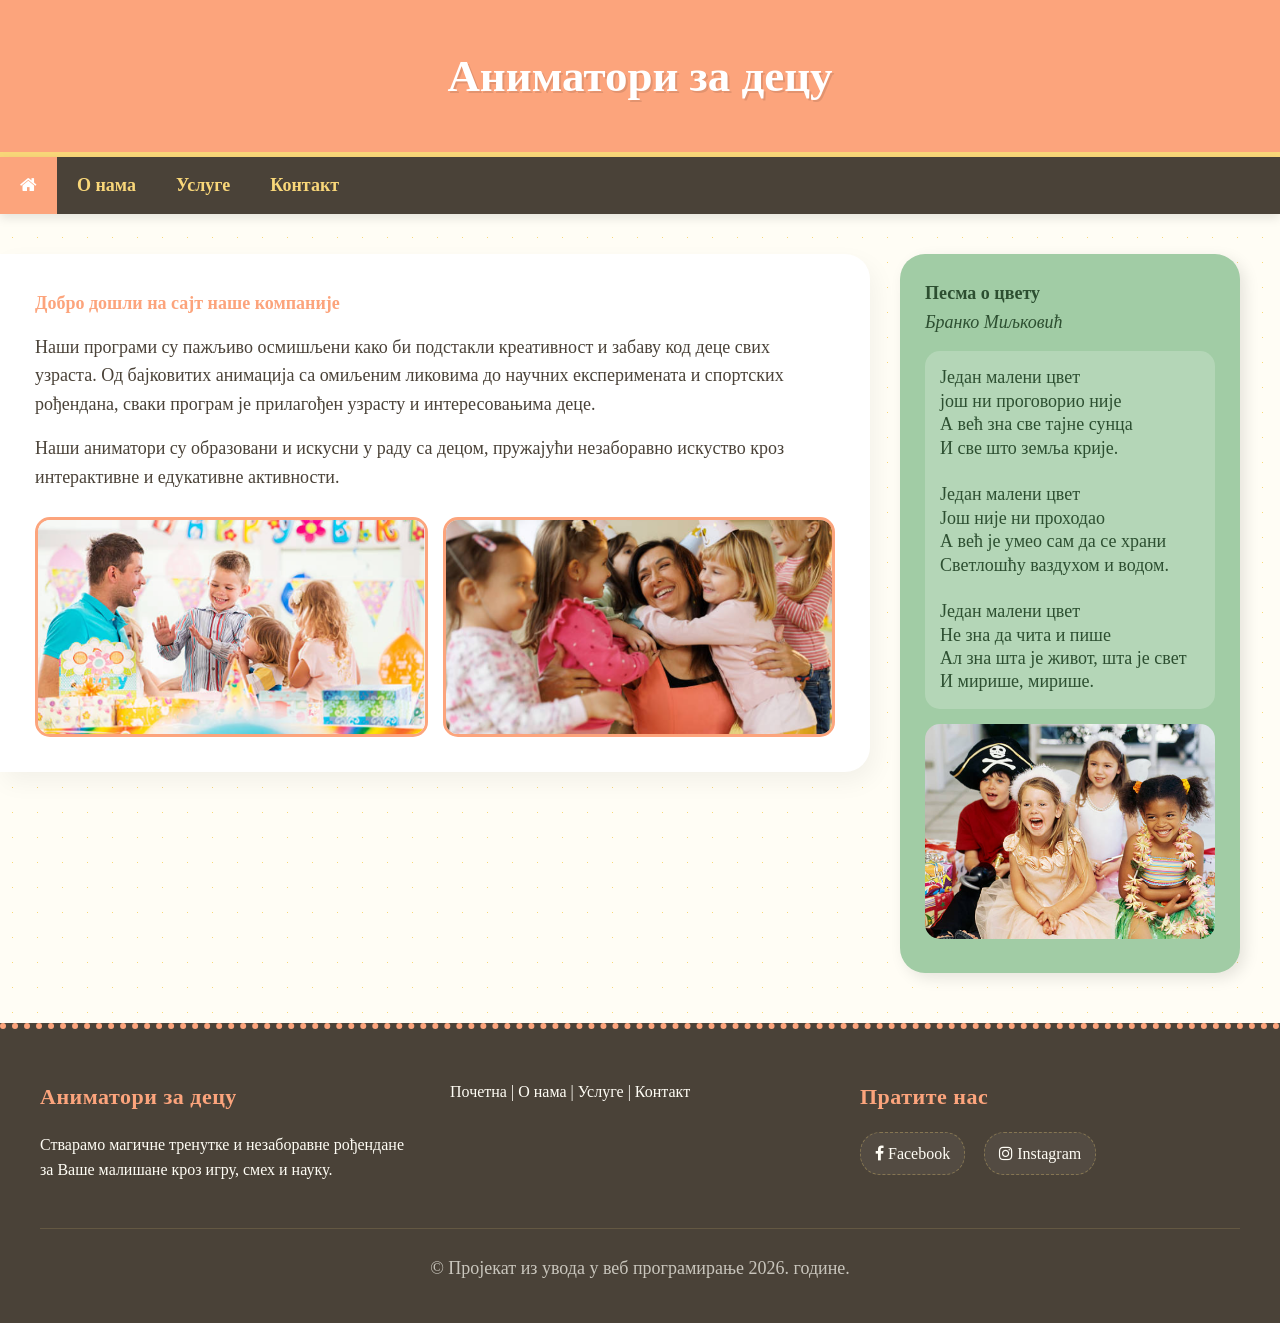
<file: index.html>
<!DOCTYPE html>
<html lang="en">
<head>
    <meta charset="UTF-8">
    <meta name="viewport" content="width=device-width, initial-scale=1.0">
    <title>Аниматори за децу</title>
    <link rel="stylesheet" href="style.css">
    <link rel="stylesheet" href="https://cdnjs.cloudflare.com/ajax/libs/font-awesome/4.7.0/css/font-awesome.min.css">
    <!-- link koji omogućava fa  fa-home preuzet sa https://www.w3schools.com/icons/tryit.asp?filename=tryicons_fa-home -->
    <!-- Link za sajt sa koga su preuzimane slike za projekat https://www.gettyimages.com/ -->
</head>
<body>
    <header>
        <h1>Аниматори за децу</h1>
    </header>
    <!-- meni sajta -->
    <nav class="topnav" id="myTopnav">
        <a href="index.html" class="active"><i class="fa fa-home"></i></a> <!-- kućica(home stranica(index.html)) -->
        <a href="o_nama.html">О нама</a>
        <a href="info.html">Услуге</a>
        <a href="kontakt.html">Контакт</a>
        <a href="javascript:void(0);" class="icon" onclick="myFunction()">
            <i class="fa fa-bars"></i>
        </a>
    </nav>
    <main class="main">
        <!-- centralni deo stranice -->
        <div class="main-left-wrapper">
            <section class="content">
                <h2>Добро дошли на сајт наше компаније</h2>
                <p>Наши програми су пажљиво осмишљени како би подстакли креативност и забаву код деце свих узраста. Од бајковитих анимација са омиљеним ликовима до научних експеримената и спортских рођендана, сваки програм је прилагођен узрасту и интересовањима деце.</p>
                <p>Наши аниматори су образовани и искусни у раду са децом, пружајући незаборавно искуство кроз интерактивне и едукативне активности.</p>
                <div class="image-gallery">
                    <img src="img/a3.png" alt="Анимација са децом">
                    <img src="img/a2.png" alt="Деца и принцеза">
                </div>
            </section>
        </div>
        <aside class="sidebar"> 
            <!-- bočni deo stranice sa pesmom -->
            <h3>Песма о цвету</h3>
            <p><i>Бранко Миљковић</i></p>
            <blockquote class="poem">
                Један малени цвет <br>
                још ни проговорио није <br>
                А већ зна све тајне сунца <br>
                И све што земља крије. <br><br>
                Један малени цвет <br>
                Још није ни проходао<br>
                А већ је умео сам да се храни <br>
                Светлошћу ваздухом и водом. <br><br>
                Један малени цвет<br>
                Не зна да чита и пише<br>
                Ал зна шта је живот, шта је свет<br>
                И мирише, мирише.
            </blockquote>
            <div class="sidebar-image">
                <img src="img/a19.png" alt="Илустрација цвета">
            </div>
        </aside>
    </main>
    <footer>
    <div class="footer-container">
        <div class="footer-section">
            <h4>Аниматори за децу</h4>
            <p>Стварамо магичне тренутке и незаборавне рођендане за Ваше малишане кроз игру, смех и науку.</p>
        </div>
        <div class="footer-section">
            <p>
                <!-- linkovi za pristup stranicama na sajtu preko futera -->
                <a href="index.html">Почетна</a> | 
                <a href="o_nama.html">О нама</a> | 
                <a href="info.html">Услуге</a> | 
                <a href="kontakt.html">Контакт</a>
            </p>
        </div>
        <div class="footer-section">
            <h4>Пратите нас</h4>
            <p class="footer-socials">
                <a href="#"><i class="fa fa-facebook"></i> Facebook</a>  <!-- trebalo bi da služi samo slikovito da liči na pravi footer , ne vodi nikuda-->
                <a href="#"><i class="fa fa-instagram"></i> Instagram</a> <!-- trebalo bi da služi samo slikovito da liči na pravi footer, ne vodi nikuda -->
            </p>
        </div>
    </div>
    <div class="footer-bottom">
        <p>&copy; Пројекат из увода у веб програмирање 2026. године.</p>
    </div>
</footer>
    <script>
        function myFunction() {
            var x = document.getElementById("myTopnav");
            if (x.className === "topnav") {
                x.className += " responsive";
            } else {
                x.className = "topnav";
            }
        }
    </script>
</body>
</html>
</file>
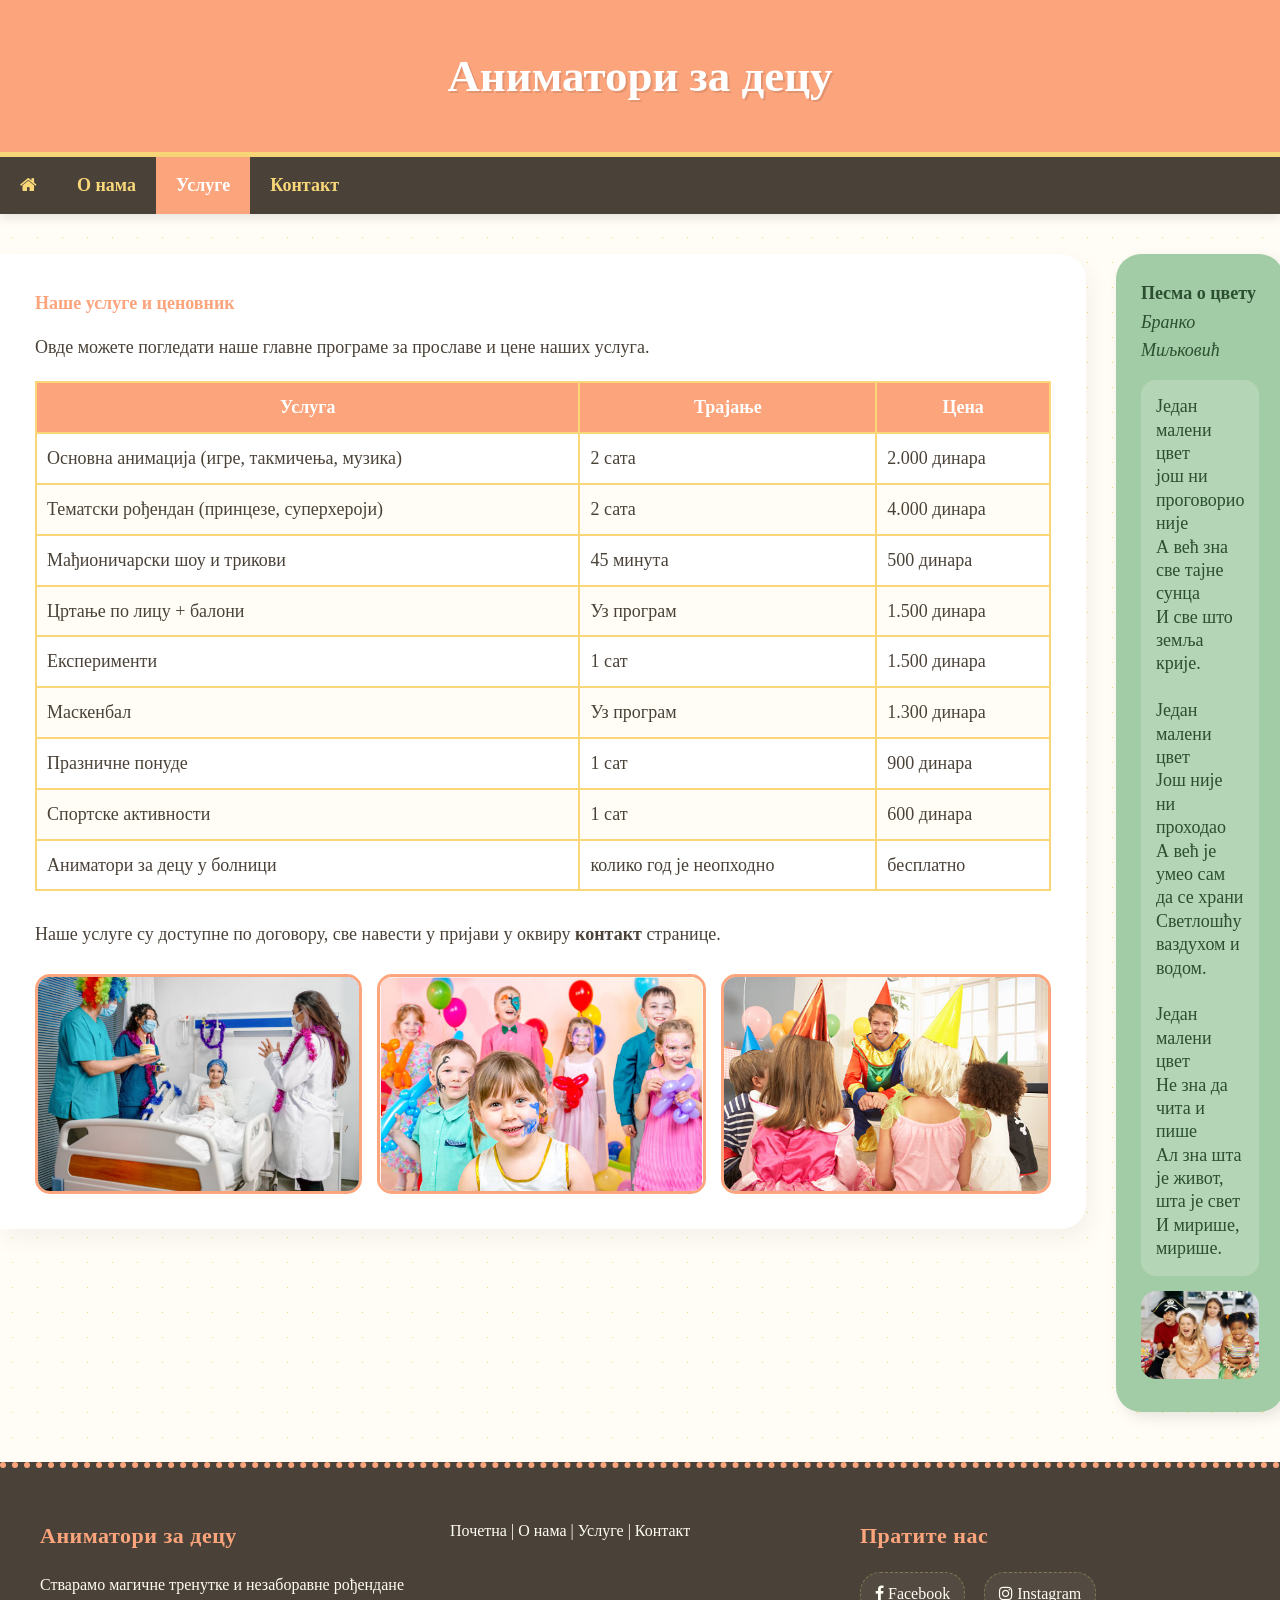
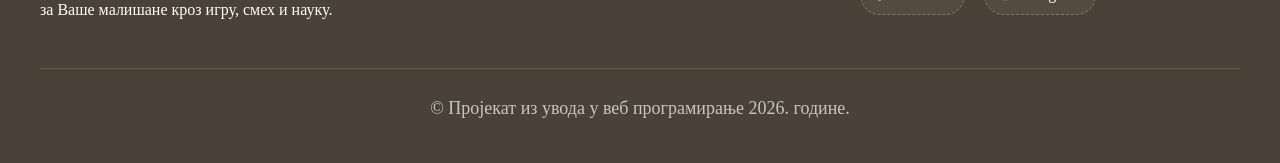
<file: info.html>
<!DOCTYPE html>
<html lang="en">
<head>
    <meta charset="UTF-8">
    <meta name="viewport" content="width=device-width, initial-scale=1.0">
    <title>Услуге - Аниматори за децу</title>
    <link rel="stylesheet" href="style.css">
    <link rel="stylesheet" href="https://cdnjs.cloudflare.com/ajax/libs/font-awesome/4.7.0/css/font-awesome.min.css">
</head>
<body>
    <header>
        <h1>Аниматори за децу</h1>
    </header>
    <nav class="topnav" id="myTopnav">
        <a href="index.html"><i class="fa fa-home"></i></a>
        <a href="o_nama.html">О нама</a>
        <a href="info.html" class="active">Услуге</a>
        <a href="kontakt.html">Контакт</a>
        <a href="javascript:void(0);" class="icon" onclick="myFunction()">
            <i class="fa fa-bars"></i>
        </a>
    </nav>
    <main class="main">
        <div class="main-left-wrapper">
            <section class="content">
                <h2>Наше услуге и ценовник</h2>
                <p>Овде можете погледати наше главне програме за прославе и цене наших услуга.</p>
                <table class="pricelist-table">
                    <thead>
                        <tr>
                            <th>Услуга</th>
                            <th>Трајање</th>
                            <th>Цена</th>
                        </tr>
                    </thead>
                    <tbody>
                        <tr>
                            <td>Основна анимација (игре, такмичења, музика)</td>
                            <td>2 сата</td>
                            <td>2.000 динара</td>
                        </tr>
                        <tr>
                            <td>Тематски рођендан (принцезе, суперхероји)</td>
                            <td>2 сата</td>
                            <td>4.000 динара</td>
                        </tr>
                        <tr>
                            <td>Мађионичарски шоу и трикови</td>
                            <td>45 минута</td>
                            <td>500 динара </td>
                        </tr>
                        <tr>
                            <td>Цртање по лицу  + балони</td>
                            <td>Уз програм</td>
                            <td>1.500 динара</td>
                        </tr>
                         <tr>
                            <td>Експерименти</td>
                            <td>1 сат</td>
                            <td>1.500 динара</td>
                        </tr>
                         <tr>
                            <td>Маскенбал</td>
                            <td>Уз програм</td>
                            <td>1.300 динара</td>
                        </tr>
                         <tr>
                            <td>Празничне понуде</td>
                            <td>1 сат</td>
                            <td>900 динара</td>
                        </tr>
                         <tr>
                            <td>Спортске активности</td>
                            <td>1 сат</td>
                            <td>600 динара</td>
                        </tr>
                        <tr>
                            <td>Аниматори за децу у болници</td>
                            <td>колико год је неопходно</td>
                            <td>бесплатно</td>
                        </tr>
                    </tbody>
                </table>
                <br>
                <p>
                    Наше услуге су доступне по договору, све навести у пријави у оквиру <b>контакт</b> странице.
                </p>
                   <div class="image-gallery">
                    <img src="img/a12.png" alt="bolnica">
                    <img src="img/a6.png" alt="bojenje lica"> 
                    <img src="img/a10.png" alt="klovn">
                </div>
            </section>
        </div>
        <aside class="sidebar">
            <h3>Песма о цвету</h3>
            <p><i>Бранко Миљковић</i></p>
            <blockquote class="poem">
                Један малени цвет <br>
                још ни проговорио није <br>
                А већ зна све тајне сунца <br>
                И све што земља крије. <br><br>
                Један малени цвет <br>
                Још није ни проходао<br>
                А већ је умео сам да се храни <br>
                Светлошћу ваздухом и водом. <br><br>
                Један малени цвет<br>
                Не зна да чита и пише<br>
                Ал зна шта је живот, шта је свет<br>
                И мирише, мирише.
            </blockquote>
            <div class="sidebar-image">
                <img src="img/a19.png" alt=" ">
            </div>
        </aside>
    </main>
    <footer>
    <div class="footer-container">
        <div class="footer-section">
            <h4>Аниматори за децу</h4>
            <p>Стварамо магичне тренутке и незаборавне рођендане за Ваше малишане кроз игру, смех и науку.</p>
        </div>
        <div class="footer-section">
            <p>
                <a href="index.html">Почетна</a> | 
                <a href="o_nama.html">О нама</a> | 
                <a href="info.html">Услуге</a> | 
                <a href="kontakt.html">Контакт</a>
            </p>
        </div>
        <div class="footer-section">
            <h4>Пратите нас</h4>
            <p class="footer-socials">
                <a href="#"><i class="fa fa-facebook"></i> Facebook</a>  <!-- trebalo bi da sliži samo slikovito da liči na pravi footer -->
                <a href="#"><i class="fa fa-instagram"></i> Instagram</a> <!-- trebalo bi da sliži samo slikovito da liči na pravi footer -->
            </p>
        </div>
    </div>
    <div class="footer-bottom">
        <p>&copy; Пројекат из увода у веб програмирање 2026. године.</p>
    </div>
</footer>
    <script>
        function myFunction() {
            var x = document.getElementById("myTopnav");
            if (x.className === "topnav") {
                x.className += " responsive";
            } else {
                x.className = "topnav";
            }
        }
    </script>
</body>
</html>
</file>
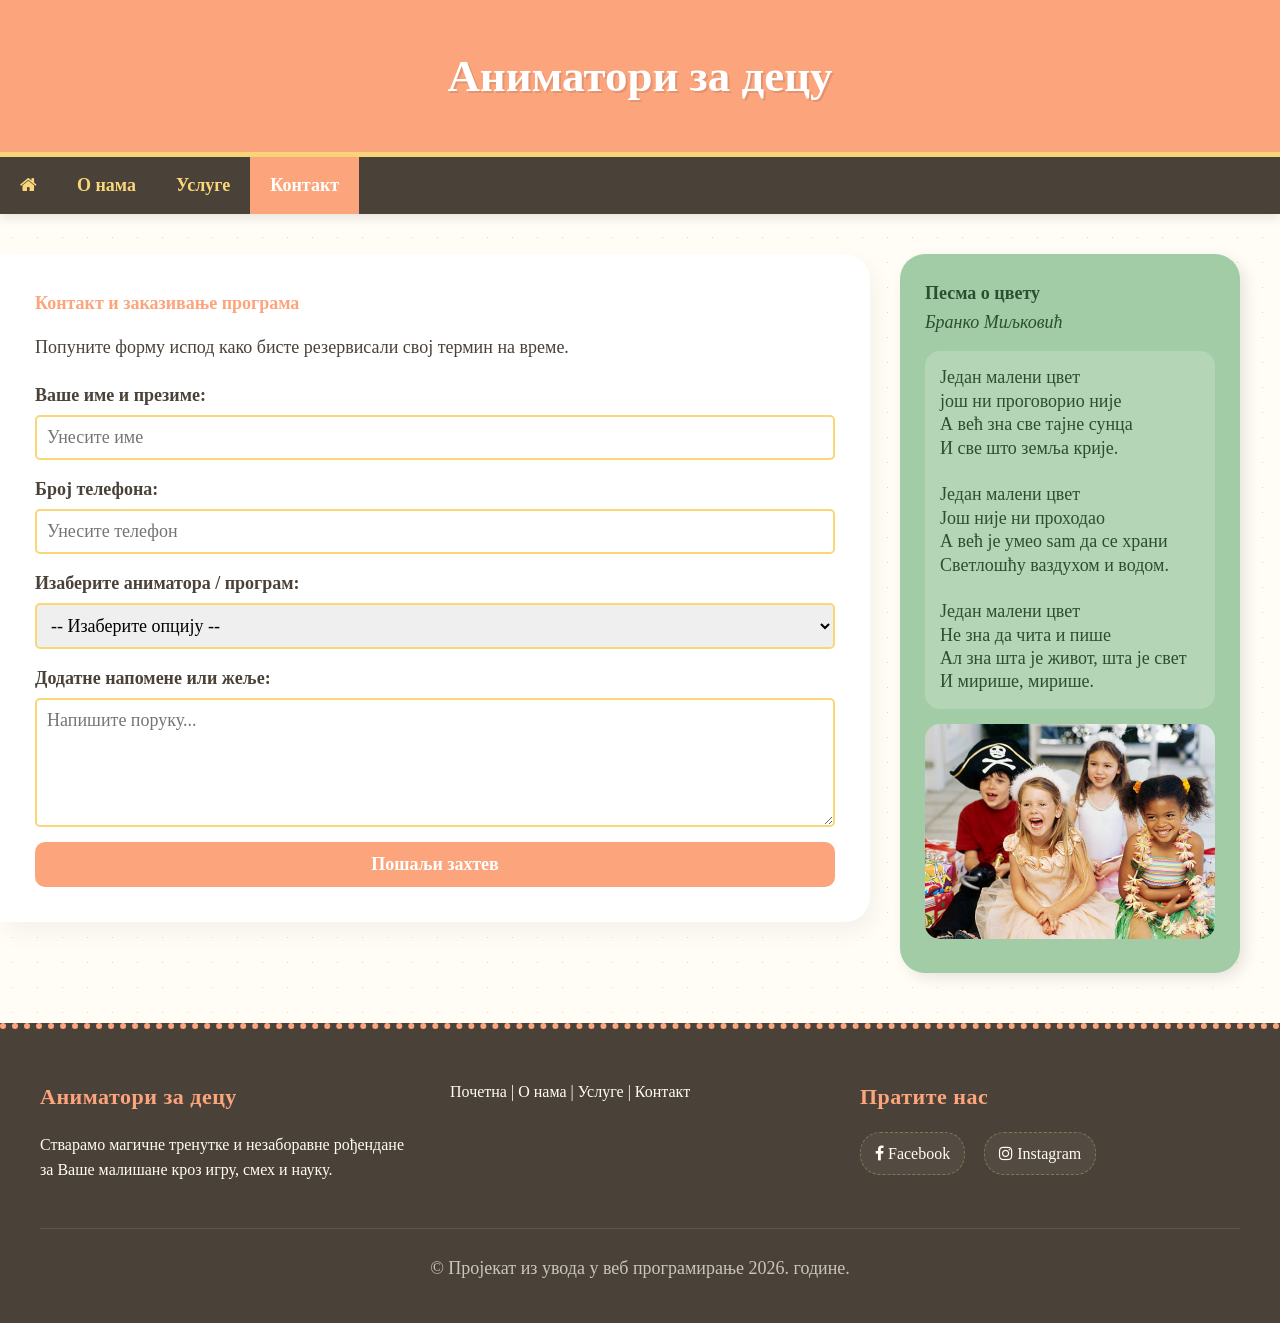
<file: kontakt.html>
<!DOCTYPE html>
<html lang="en">
<head>
    <meta charset="UTF-8">
    <meta name="viewport" content="width=device-width, initial-scale=1.0">
    <title>Контакт - Аниматори за децу</title>
    <link rel="stylesheet" href="style.css">
    <link rel="stylesheet" href="https://cdnjs.cloudflare.com/ajax/libs/font-awesome/4.7.0/css/font-awesome.min.css">
</head>
<body>

    <header>
        <h1>Аниматори за децу</h1>
    </header>

    <nav class="topnav" id="myTopnav">
        <a href="index.html"><i class="fa fa-home"></i></a>
        <a href="o_nama.html">О нама</a>
        <a href="info.html">Услуге</a>
        <a href="kontakt.html" class="active">Контакт</a>
        <a href="javascript:void(0);" class="icon">
            <i class="fa fa-bars"></i>
        </a>
    </nav>

    <main class="main">
        <div class="main-left-wrapper">
            <section class="content">
                <h2>Контакт и заказивање програма</h2>
                <p>Попуните форму испод како бисте резервисали свој термин на време.</p>
                
                <form class="kontakt-forma">
                    <label for="ime">Ваше име и презиме:</label>
                    <input type="text" id="ime" name="ime" placeholder="Унесите име">

                    <label for="telefon">Број телефона:</label>
                    <input type="text" id="telefon" name="telefon" placeholder="Унесите телефон">

                    <label for="animator">Изаберите аниматора / програм:</label>
                    <select id="animator" name="animator">
                        <option value="">-- Изаберите опцију --</option>
                        <option value="marko">аниматор Марко (Кловн Срећко - Спортске игре)</option>
                        <option value="milena">аниматор Милена (Принцеза - Цртање по лицу)</option>
                        <option value="nikola">аниматор Никола (Мађионичар и експерименти)</option>
                        <option value="djordje">аниматор Ђорђе (Деда Мраз)</option>
                        <option value="nevena">аниматор Невена (Вила - Чајанка)</option>
                    </select>

                    <div id="cenaPrikaz" class="cena-info-box" style="display: none;"></div>

                    <label for="poruka">Додатне напомене или жеље:</label>
                    <textarea id="poruka" name="poruka" rows="5" placeholder="Напишите поруку..."></textarea>

                    <input type="submit" value="Пошаљи захтев">
                    
                </form>
            </section>
        </div>

        <aside class="sidebar">
            <h3>Песма о цвету</h3>
            <p><i>Бранко Миљковић</i></p>
            <blockquote class="poem">
                Један малени цвет <br>
                још ни проговорио није <br>
                А већ зна све тајне сунца <br>
                И све што земља крије. <br><br>
                Један малени цвет <br>
                Још није ни проходао<br>
                А већ је умео sam да се храни <br>
                Светлошћу ваздухом и водом. <br><br>
                Један малени цвет<br>
                Не зна да чита и пише<br>
                Ал зна шта је живот, шта је свет<br>
                И мирише, мирише.
            </blockquote>
            <div class="sidebar-image">
                <img src="img/a19.png" alt="Илустрација цвета">
            </div>
        </aside>
    </main>
   <footer>
    <div class="footer-container">
        <div class="footer-section">
            <h4>Аниматори за децу</h4>
            <p>Стварамо магичне тренутке и незаборавне рођендане за Ваше малишане кроз игру, смех и науку.</p>
        </div>
        <div class="footer-section">
            <p>
                <a href="index.html">Почетна</a> | 
                <a href="o_nama.html">О нама</a> | 
                <a href="info.html">Услуге</a> | 
                <a href="kontakt.html">Контакт</a>
            </p>
        </div>
        <div class="footer-section">
            <h4>Пратите нас</h4>
            <p class="footer-socials">
                <a href="#"><i class="fa fa-facebook"></i> Facebook</a>  <!-- trebalo bi da sliži samo slikovito da liči na pravi footer -->
                <a href="#"><i class="fa fa-instagram"></i> Instagram</a> <!-- trebalo bi da sliži samo slikovito da liči na pravi footer -->
            </p>
        </div>
    </div>
    <div class="footer-bottom">
        <p>&copy; Пројекат из увода у веб програмирање 2026. године.</p>
    </div>
</footer>

    <script src="javascript.js"></script>

</body>
</html>
</file>
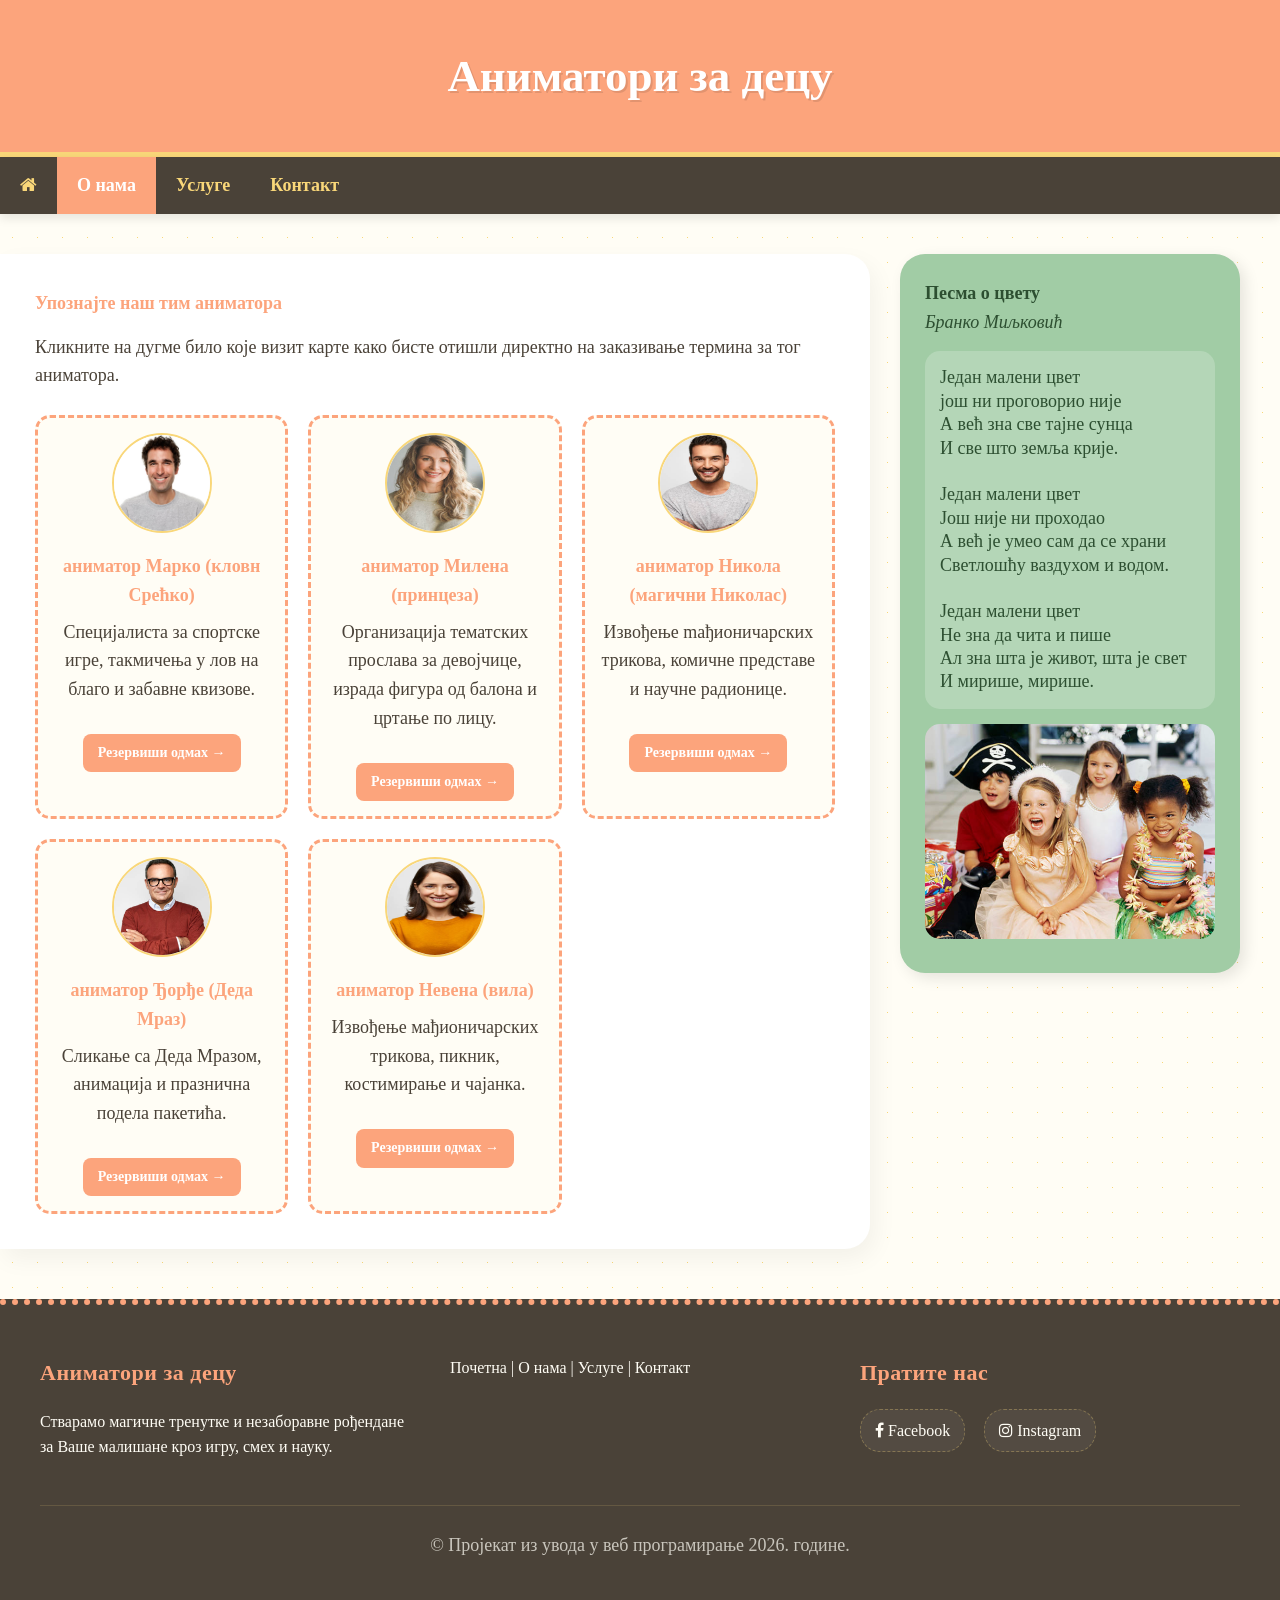
<file: o_nama.html>
<!DOCTYPE html>
<html lang="en">
<head>
    <meta charset="UTF-8">
    <meta name="viewport" content="width=device-width, initial-scale=1.0">
    <title>О нама - Аниматори за децу</title>
    <link rel="stylesheet" href="style.css">
    <link rel="stylesheet" href="https://cdnjs.cloudflare.com/ajax/libs/font-awesome/4.7.0/css/font-awesome.min.css">
</head>
<body>
    <header>
        <h1>Аниматори за децу</h1>
    </header>
    <nav class="topnav" id="myTopnav">
        <a href="index.html"><i class="fa fa-home"></i></a>
        <a href="o_nama.html" class="active">О нама</a>
        <a href="info.html">Услуге</a>
        <a href="kontakt.html">Контакт</a>
        <a href="javascript:void(0);" class="icon">
            <i class="fa fa-bars"></i>
        </a>
    </nav>
    <main class="main">
        <div class="main-left-wrapper">
            <section class="content">
                <h2>Упознајте наш тим аниматора</h2>
                <p>Кликните на дугме било које визит карте како бисте отишли директно на заказивање термина за тог аниматора.</p>
                
                <div class="cards-container">
                    <a href="kontakt.html?izabran=marko" class="vizit-karta">
                        <img src="img/animator_09.png" alt="аниматор Марко">
                        <h4>аниматор Марко (кловн Срећко)</h4>
                        <p>Специјалиста за спортске игре, такмичења у лов на благо и забавне квизове.</p>
                        <div class="btn-rezervisi">Резервиши одмах &rarr;</div>
                    </a>

                    <a href="kontakt.html?izabran=milena" class="vizit-karta">
                        <img src="img/animator_01.png" alt="аниматор Милена">
                        <h4>аниматор Милена (принцеза)</h4>
                        <p>Организација тематских прослава за девојчице, израда фигура од балона и цртање по лицу.</p>
                        <div class="btn-rezervisi">Резервиши одмах &rarr;</div>
                    </a>

                    <a href="kontakt.html?izabran=nikola" class="vizit-karta">
                        <img src="img/animator_07.png" alt="аниматор ">
                        <h4>аниматор Никола (магични Николас)</h4>
                        <p>Извођење maђионичарских трикова, комичне представе и научне радионице.</p>
                        <div class="btn-rezervisi">Резервиши одмах &rarr;</div>
                    </a>

                    <a href="kontakt.html?izabran=djordje" class="vizit-karta">
                        <img src="img/animator_11.png" alt="аниматор Ђорђе">
                        <h4>аниматор Ђорђе (Деда Мраз)</h4>
                        <p>Сликање са Деда Мразом, анимација и празнична подела пакетића.</p>
                        <div class="btn-rezervisi">Резервиши одмах &rarr;</div>
                    </a>

                    <a href="kontakt.html?izabran=nevena" class="vizit-karta">
                        <img src="img/animator_02.png" alt="аниматор Невена">
                        <h4>аниматор Невена (вила)</h4>
                        <p>Извођење мађионичарских трикова, пикник, костимирање и чајанка.</p>
                        <div class="btn-rezervisi">Резервиши одмах &rarr;</div>
                    </a>
                </div>
            </section>
        </div>
        <aside class="sidebar">
            <h3>Песма о цвету</h3>
            <p><i>Бранко Миљковић</i></p>
            <blockquote class="poem">
                Један малени цвет <br>
                још ни проговорио није <br>
                А већ зна све тајне сунца <br>
                И све што земља крије. <br><br>
                Један малени цвет <br>
                Још није ни проходао<br>
                А већ је умео сам да се храни <br>
                Светлошћу ваздухом и водом. <br><br>
                Један малени цвет<br>
                Не зна да чита и пише<br>
                Ал зна шта је живот, шта је свет<br>
                И мирише, мирише.
            </blockquote>
            <div class="sidebar-image">
                <img src="img/a19.png" alt="Илустрација цвета">
            </div>
        </aside>
    </main>
    <footer>
    <div class="footer-container">
        <div class="footer-section">
            <h4>Аниматори за децу</h4>
            <p>Стварамо магичне тренутке и незаборавне рођендане за Ваше малишане кроз игру, смех и науку.</p>
        </div>
        <div class="footer-section">
            <p>
                <a href="index.html">Почетна</a> | 
                <a href="o_nama.html">О нама</a> | 
                <a href="info.html">Услуге</a> | 
                <a href="kontakt.html">Контакт</a>
            </p>
        </div>
        <div class="footer-section">
            <h4>Пратите нас</h4>
            <p class="footer-socials">
                <a href="#"><i class="fa fa-facebook"></i> Facebook</a>  <!-- trebalo bi da sliži samo slikovito da liči na pravi footer -->
                <a href="#"><i class="fa fa-instagram"></i> Instagram</a> <!-- trebalo bi da sliži samo slikovito da liči na pravi footer -->
            </p>
        </div>
    </div>
    <div class="footer-bottom">
        <p>&copy; Пројекат из увода у веб програмирање 2026. године.</p>
    </div>
</footer>
    <script src="javascript.js"></script>
</body>
</html>
</file>
<file: style.css>
* {
    margin: 0;
    padding: 0;
    box-sizing: border-box;
    font-family: 'Times New Roman', Times, serif;
    font-size: large;
}

body {
    line-height: 1.6;
    color: #4A4238;
    background-color: #FFFDF5;
    background-image: radial-gradient(#F9D779 0.8px, transparent 0.8px);
    background-size: 25px 25px;
}

header {
    background: #FCA47C; 
    color: white;
    text-align: center;
    padding: 40px 0;
    border-bottom: 5px solid #F9D779;
}

header h1 {
    font-size: 45px;
    text-shadow: 2px 2px 0px rgba(0,0,0,0.1);
}

.topnav {
    background-color: #4A4238;
    position: sticky;
    top: 0;
    z-index: 1000;
    box-shadow: 0 4px 10px rgba(0,0,0,0.1);
    overflow: hidden;
}

.topnav a {
    float: left;
    display: block;
    color: #F9D779;
    padding: 14px 20px;
    text-decoration: none;
    font-weight: bold;
    transition: 0.3s;
    background: #4A4238;
}

.topnav a:hover {
    background-color: #F9D779;
    color: #4A4238;
}

.topnav a.active {
    background-color: #FCA47C;
    color: white;
}

.topnav .icon {
    display: none;
}

.main {
    display: flex;
    max-width: 100%;
    margin: 40px 0;
    padding: 0 40px 0 0;
    gap: 30px;
}

.main-left-wrapper {
    flex: 3;
    display: flex;
    flex-direction: column;
}

.content {
    width: 100%;
    background: white;
    padding: 35px;
    border-top-right-radius: 25px;
    border-bottom-right-radius: 25px;
    border-top-left-radius: 0;
    border-bottom-left-radius: 0;
    box-shadow: 5px 10px 25px rgba(0,0,0,0.05);
}

h2 { 
    color: #FCA47C; 
    margin-bottom: 15px; 
}

p {
    margin-bottom: 15px;
}
.image-gallery {
    display: flex;
    gap: 15px;
    margin-top: 25px;
    width: 100%;
}

.image-gallery img {
    flex: 1;
    max-width: auto;
    height: 220px;
    object-fit: cover;
    border-radius: 15px;
    border: 3px solid #FCA47C;
}


.pricelist-table {
    width: 100%;
    border-collapse: collapse;
    margin-top: 20px;
}

.pricelist-table th, .pricelist-table td {
    border: 2px solid #F9D779;
    padding: 10px;
}

.pricelist-table th {
    background-color: #FCA47C;
    color: white;
}

.pricelist-table tr:nth-child(even) {
    background-color: #FFFDF5;
}
.cards-container {
    display: grid;
    grid-template-columns: repeat(auto-fit, minmax(240px, 1fr));
    gap: 20px;
    margin-top: 25px;
    max-width: auto;
}

.vizit-karta {
    background: #FFFDF5;
    border: 3px dashed #FCA47C;
    padding: 15px;
    text-align: center;
    text-decoration: none;
    color: #4A4238;
    border-radius: 15px;
    transition: transform 0.3s ease, box-shadow 0.3s ease, background-color 0.3s ease;
}

.vizit-karta img {
    width: 100px;
    height: 100px;
    border-radius: 50%;
    margin-bottom: 10px;
    border: 2px solid #F9D779;
}

.vizit-karta h4 {
    color: #FCA47C;
    margin-bottom: 8px;
}

.kontakt-forma {
    display: flex;
    flex-direction: column;
    margin-top: 20px;
}

.kontakt-forma label {
    font-weight: bold;
    margin-bottom: 5px;
}

.kontakt-forma input[type="text"], .kontakt-forma select, .kontakt-forma textarea {
    padding: 10px;
    margin-bottom: 15px;
    border: 2px solid #F9D779;
    border-radius: 5px;
    width: 100%;
}
.cena-info-box {
    margin-bottom: 15px;
    padding: 12px;
    background-color: #FFFDF5;
    border-left: 5px solid #FCA47C;
    border-radius: 4px;
    font-weight: bold;
    color: #4A4238;
}

.kontakt-forma input[type="submit"] {
    background: #FCA47C;
    color: white;
    padding: 12px;
    border: none;
    border-radius: 10px;
    font-weight: bold;
    cursor: pointer;
}

.kontakt-forma input[type="submit"]:hover {
    background: #4A4238;
    color: #F9D779;
}
.btn-rezervisi {
    display: inline-block;
    margin-top: 15px;
    padding: 8px 15px;
    background-color: #FCA47C;
    color: white;
    font-weight: bold;
    font-size: 14px;
    border-radius: 8px;
    transition: 0.2s;
}

.vizit-karta:hover .btn-rezervisi {
    background-color: #4A4238;
    color: #F9D779;
}

.sidebar {
    flex: 1;
    background: #A1CCA5; 
    padding: 25px;
    border-radius: 25px;
    color: #2D4F31;
    box-shadow: 5px 5px 15px rgba(0,0,0,0.1);
    align-self: flex-start;
}

.poem {
    line-height: 1.3;
    margin-top: 15px;
    background: rgba(255, 255, 255, 0.2);
    padding: 15px;
    border-radius: 15px;
}

.sidebar-image img {
    width: 100%;
    height: auto;
    border-radius: 15px;
    margin-top: 15px;
}

footer {
    background: #4A4238;
    color: #F9D779;
    padding: 50px 20px 25px 20px;
    margin-top: 50px;
       border-top: 6px dotted #FCA47C; 
}

.footer-container {
    display: flex;
    flex-wrap: wrap;
    justify-content: space-between;
    gap: 30px;
    max-width: 1200px;
    margin: 0 auto;
    padding-bottom: 30px;
    border-bottom: 1px solid rgba(249, 215, 121, 0.15);
}

.footer-section {
    flex: 1;
    min-width: 250px;
}

.footer-section h4 {
    color: #FCA47C;
    margin-bottom: 18px;
    font-size: 22px;
    letter-spacing: 0.5px;
    position: relative;
}

.footer-section h4::after {
    font-size: 16px;
}

.footer-section p, .footer-section a {
    font-size: 16px;
    color: #FFFDF5;
    text-decoration: none;
    transition: 0.2s ease;
}


.footer-section a:hover {
    color: #FCA47C;
    padding-left: 3px; 
}


.footer-socials a {
    display: inline-block;
    margin-right: 15px;
    background: rgba(255, 255, 255, 0.05);
    padding: 8px 14px;
    border-radius: 20px; /* Прави заобљене дугмиће */
    border: 1px dashed rgba(249, 215, 121, 0.3);
}
.footer-socials a:hover {
    background: #FCA47C;
    color: white;
    transform: scale(1.08);
    border-style: solid;
}

.footer-bottom {
    text-align: center;
    padding-top: 25px;
    font-size: 14px;
    color: rgba(255, 253, 245, 0.7);
}



@media screen and (max-width: 768px) {
    .footer-container {
        flex-direction: column;
        text-align: center;
    }
    .footer-socials a {
        margin: 0 10px;
    }
}


@media screen and (max-width: 1024px) {
    .main {
        padding: 0 20px 0 0;
        gap: 20px;
    }
}

@media screen and (max-width: 768px) {
    .main {
        flex-direction: column;
        padding: 0 15px;
        margin: 20px auto;
    }
    
    .content {
        border-radius: 25px;
        padding: 25px;
    }
    
    .sidebar {
        width: 100%;
        order: 2;
        margin-top: 20px;
    }
    
    .image-gallery {
        flex-direction: column;
    }
    
    .image-gallery img {
        width: 100%;
        height: auto;
    }
    
    .topnav a:not(:first-child) {
        display: none;
    }
    
    .topnav a.icon {
        float: right;
        display: block;
    }
    
    .topnav.responsive {
        position: relative;
    }
    
    .topnav.responsive a.icon {
        position: absolute;
        right: 0;
        top: 0;
    }
    
    .topnav.responsive a {
        float: none;
        display: block;
        text-align: left;
    }
}
</file>
